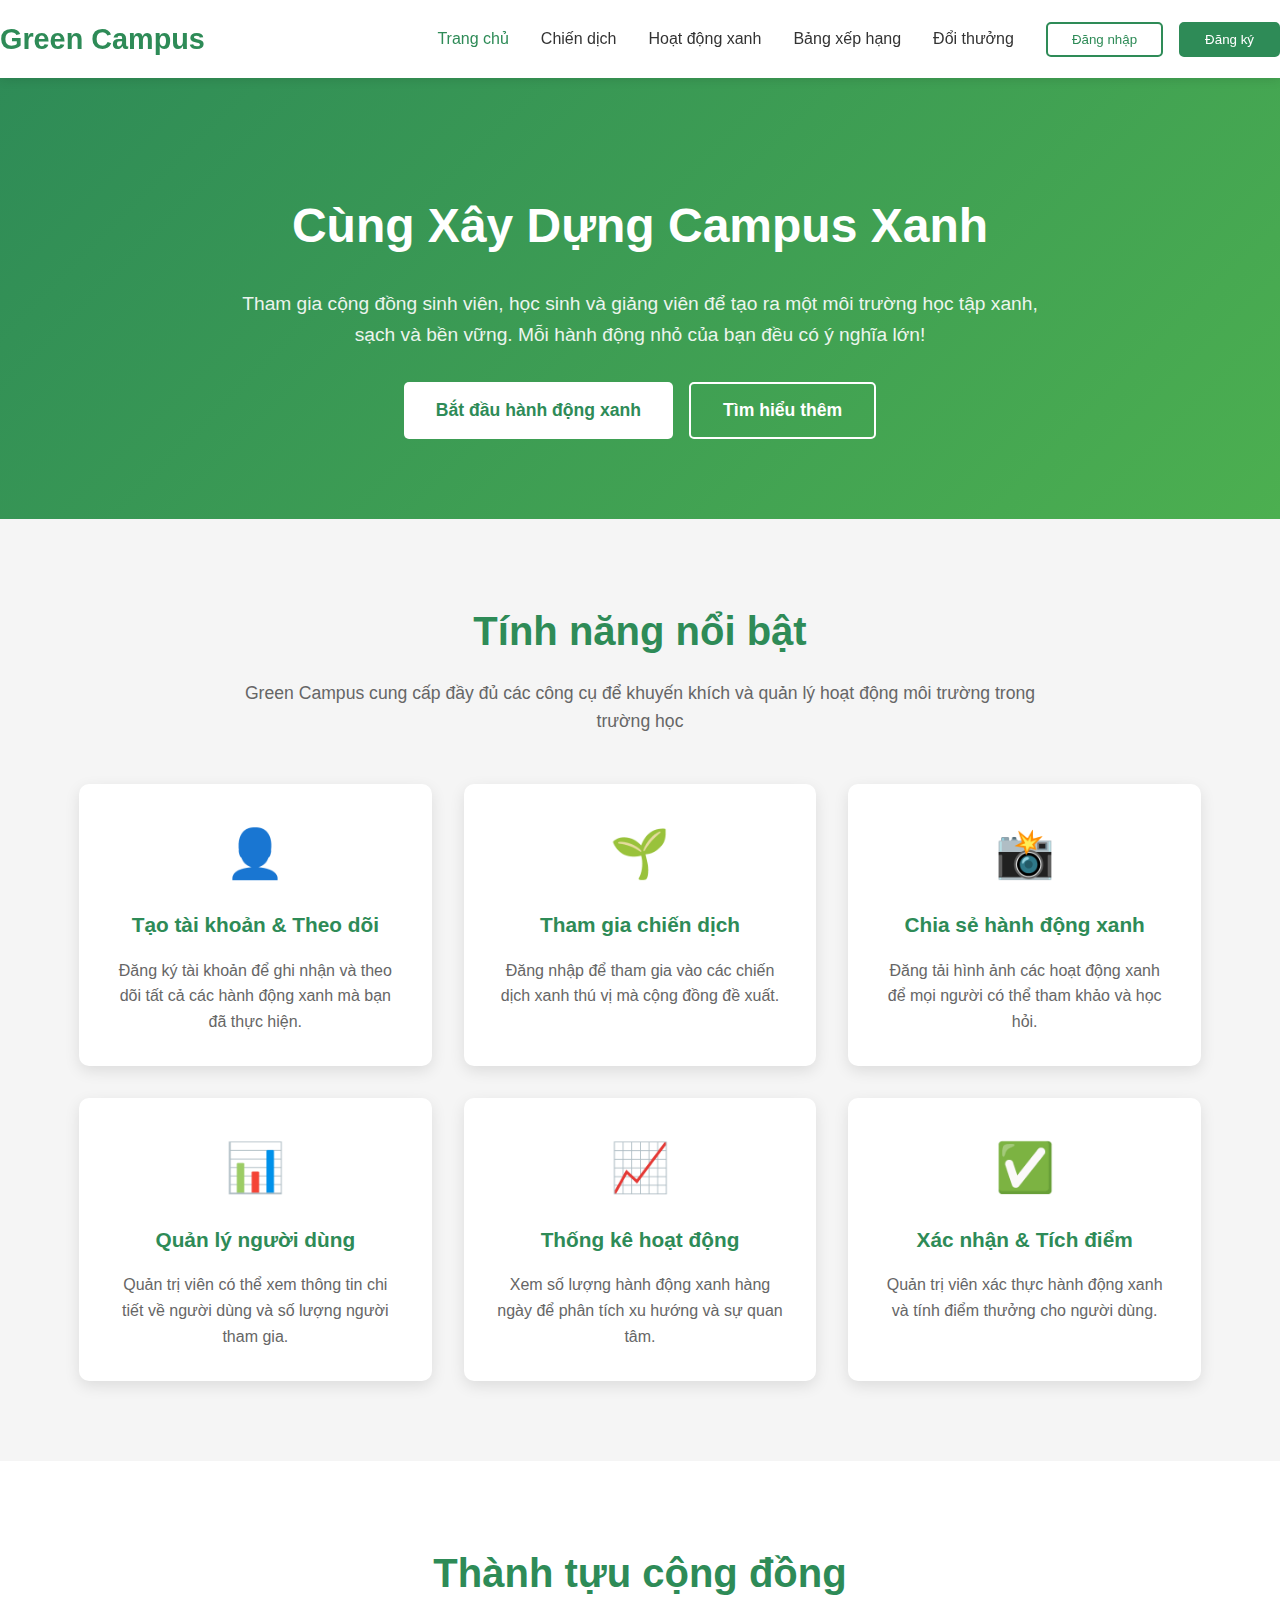
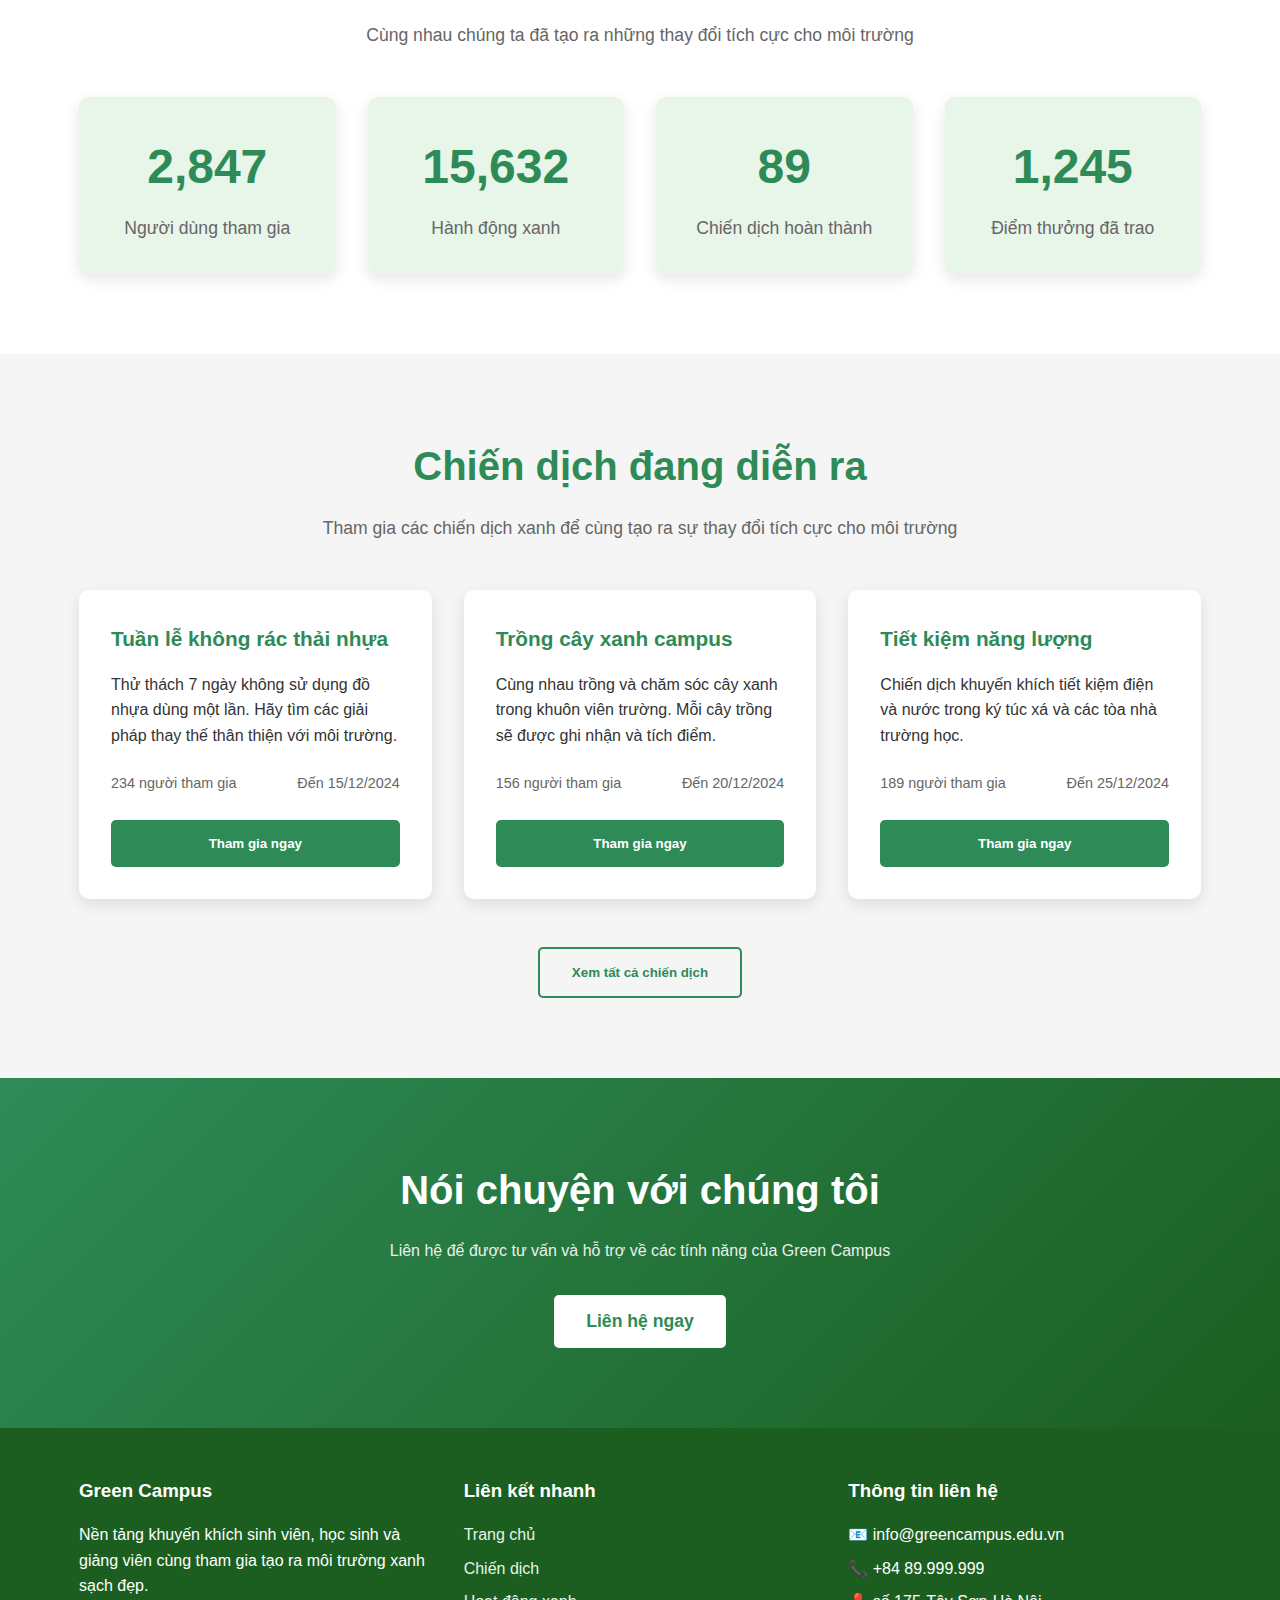
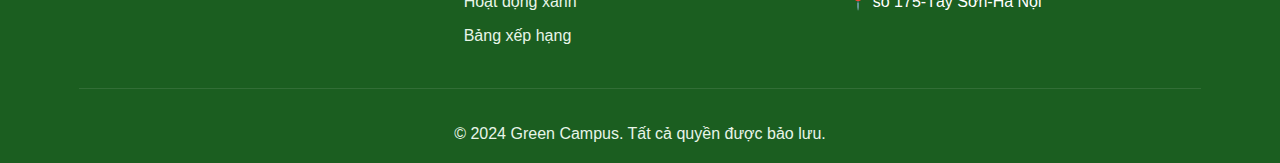
<file: Du_An_Nhom_Chinh_Thuc/index.html>
<!DOCTYPE html>
<html lang="vi">
<head>
    <meta charset="UTF-8">
    <meta name="viewport" content="width=device-width, initial-scale=1.0">
    <title>Green Campus - Xây dựng Campus Xanh</title>
    <link rel="stylesheet" href="style.css">
</head>
<body>
    <!-- Header -->
    <header>
        <nav class="navbar">
            <div class="nav-container">
                <div class="logo">Green Campus</div>
                <div class="nav-menu">
                    <a href="#home" class="nav-link active">Trang chủ</a>
                    <a href="#campaigns" class="nav-link">Chiến dịch</a>
                    <a href="#activities" class="nav-link">Hoạt động xanh</a>
                    <a href="#ranking" class="nav-link">Bảng xếp hạng</a>
                    <a href="#rewards" class="nav-link">Đổi thưởng</a>
                    <div class="auth-buttons">
                        <button class="login-btn">Đăng nhập</button>
                        <button class="register-btn">Đăng ký</button>
                    </div>
                </div>
            </div>
        </nav>
    </header>
    <!-- Popup Đăng nhập -->
    <div class="modal" id="loginModal">
    <div class="modal-content">
        <span class="close">&times;</span>
        <h2>Đăng nhập</h2>
        <form>
        <input type="email" placeholder="Email" required>
        <input type="password" placeholder="Mật khẩu" required>
        <button type="submit">Đăng nhập</button>
        </form>
    </div>
    </div>

    <!-- Popup Đăng ký -->
    <div class="modal" id="registerModal">
    <div class="modal-content">
        <span class="close">&times;</span>
        <h2>Đăng ký</h2>
        <form>
        <input type="text" placeholder="Tên" required>
        <input type="email" placeholder="Email" required>
        <input type="password" placeholder="Mật khẩu" required>
        <button type="submit">Đăng ký</button>
        </form>
    </div>
    </div>

    <!-- Hero Section -->
    <section id="home" class="hero">
        <div class="container">
            <div class="hero-content">
                <h1>Cùng Xây Dựng Campus Xanh</h1>
                <p>Tham gia cộng đồng sinh viên, học sinh và giảng viên để tạo ra một môi trường học tập xanh, sạch và bền vững. Mỗi hành động nhỏ của bạn đều có ý nghĩa lớn!</p>
                <div class="hero-buttons">
                    <button class="cta-btn">Bắt đầu hành động xanh</button>
                    <button class="secondary-btn">Tìm hiểu thêm</button>
                </div>
            </div>
        </div>
    </section>

    <!-- Features Section -->
    <section class="features">
        <div class="container">
            <h2>Tính năng nổi bật</h2>
            <p class="section-subtitle">Green Campus cung cấp đầy đủ các công cụ để khuyến khích và quản lý hoạt động môi trường trong trường học</p>
            
            <div class="features-grid">
                <div class="feature-card">
                    <div class="feature-icon">👤</div>
                    <h3>Tạo tài khoản & Theo dõi</h3>
                    <p>Đăng ký tài khoản để ghi nhận và theo dõi tất cả các hành động xanh mà bạn đã thực hiện.</p>
                </div>
                
                <div class="feature-card">
                    <div class="feature-icon">🌱</div>
                    <h3>Tham gia chiến dịch</h3>
                    <p>Đăng nhập để tham gia vào các chiến dịch xanh thú vị mà cộng đồng đề xuất.</p>
                </div>
                
                <div class="feature-card">
                    <div class="feature-icon">📸</div>
                    <h3>Chia sẻ hành động xanh</h3>
                    <p>Đăng tải hình ảnh các hoạt động xanh để mọi người có thể tham khảo và học hỏi.</p>
                </div>
                
                <div class="feature-card">
                    <div class="feature-icon">📊</div>
                    <h3>Quản lý người dùng</h3>
                    <p>Quản trị viên có thể xem thông tin chi tiết về người dùng và số lượng người tham gia.</p>
                </div>
                
                <div class="feature-card">
                    <div class="feature-icon">📈</div>
                    <h3>Thống kê hoạt động</h3>
                    <p>Xem số lượng hành động xanh hàng ngày để phân tích xu hướng và sự quan tâm.</p>
                </div>
                
                <div class="feature-card">
                    <div class="feature-icon">✅</div>
                    <h3>Xác nhận & Tích điểm</h3>
                    <p>Quản trị viên xác thực hành động xanh và tính điểm thưởng cho người dùng.</p>
                </div>
            </div>
        </div>
    </section>

    <!-- Stats Section -->
    <section class="stats">
        <div class="container">
            <h2>Thành tựu cộng đồng</h2>
            <p class="section-subtitle">Cùng nhau chúng ta đã tạo ra những thay đổi tích cực cho môi trường</p>
            
            <div class="stats-grid">
                <div class="stat-card">
                    <div class="stat-number">2,847</div>
                    <div class="stat-label">Người dùng tham gia</div>
                </div>
                <div class="stat-card">
                    <div class="stat-number">15,632</div>
                    <div class="stat-label">Hành động xanh</div>
                </div>
                <div class="stat-card">
                    <div class="stat-number">89</div>
                    <div class="stat-label">Chiến dịch hoàn thành</div>
                </div>
                <div class="stat-card">
                    <div class="stat-number">1,245</div>
                    <div class="stat-label">Điểm thưởng đã trao</div>
                </div>
            </div>
        </div>
    </section>

    <!-- Campaigns Section -->
    <section id="campaigns" class="campaigns">
        <div class="container">
            <h2>Chiến dịch đang diễn ra</h2>
            <p class="section-subtitle">Tham gia các chiến dịch xanh để cùng tạo ra sự thay đổi tích cực cho môi trường</p>
            
            <div class="campaigns-grid">
                <div class="campaign-card">
                    <h3>Tuần lễ không rác thải nhựa</h3>
                    <p>Thử thách 7 ngày không sử dụng đồ nhựa dùng một lần. Hãy tìm các giải pháp thay thế thân thiện với môi trường.</p>
                    <div class="campaign-info">
                        <span>234 người tham gia</span>
                        <span>Đến 15/12/2024</span>
                    </div>
                    <button class="campaign-btn">Tham gia ngay</button>
                </div>
                
                <div class="campaign-card">
                    <h3>Trồng cây xanh campus</h3>
                    <p>Cùng nhau trồng và chăm sóc cây xanh trong khuôn viên trường. Mỗi cây trồng sẽ được ghi nhận và tích điểm.</p>
                    <div class="campaign-info">
                        <span>156 người tham gia</span>
                        <span>Đến 20/12/2024</span>
                    </div>
                    <button class="campaign-btn">Tham gia ngay</button>
                </div>
                
                <div class="campaign-card">
                    <h3>Tiết kiệm năng lượng</h3>
                    <p>Chiến dịch khuyến khích tiết kiệm điện và nước trong ký túc xá và các tòa nhà trường học.</p>
                    <div class="campaign-info">
                        <span>189 người tham gia</span>
                        <span>Đến 25/12/2024</span>
                    </div>
                    <button class="campaign-btn">Tham gia ngay</button>
                </div>
            </div>
            
            <div class="view-all">
                <button class="view-all-btn">Xem tất cả chiến dịch</button>
            </div>
        </div>
    </section>

    <!-- Contact Section -->
    <section class="contact">
        <div class="container">
            <div class="contact-content">
                <h2>Nói chuyện với chúng tôi</h2>
                <p>Liên hệ để được tư vấn và hỗ trợ về các tính năng của Green Campus</p>
                <button class="contact-btn">Liên hệ ngay</button>
            </div>
        </div>
    </section>

    <!-- Footer -->
    <footer>
        <div class="container">
            <div class="footer-content">
                <div class="footer-section">
                    <h3>Green Campus</h3>
                    <p>Nền tảng khuyến khích sinh viên, học sinh và giảng viên cùng tham gia tạo ra môi trường xanh sạch đẹp.</p>
                </div>
                
                <div class="footer-section">
                    <h3>Liên kết nhanh</h3>
                    <ul>
                        <li><a href="#home">Trang chủ</a></li>
                        <li><a href="#campaigns">Chiến dịch</a></li>
                        <li><a href="#activities">Hoạt động xanh</a></li>
                        <li><a href="#ranking">Bảng xếp hạng</a></li>
                    </ul>
                </div>
                
                <div class="footer-section">
                    <h3>Thông tin liên hệ</h3>
                    <div class="contact-details">
                        <p>📧 info@greencampus.edu.vn</p>
                        <p>📞 +84 89.999.999</p>
                        <p>📍 số 175-Tây Sơn-Hà Nội</p>
                    </div>
                </div>
            </div>
            
            <div class="footer-bottom">
                <p>&copy; 2024 Green Campus. Tất cả quyền được bảo lưu.</p>
            </div>
        </div>
    </footer>

    <script src="script.js"></script>
</body>
</html>
</file>
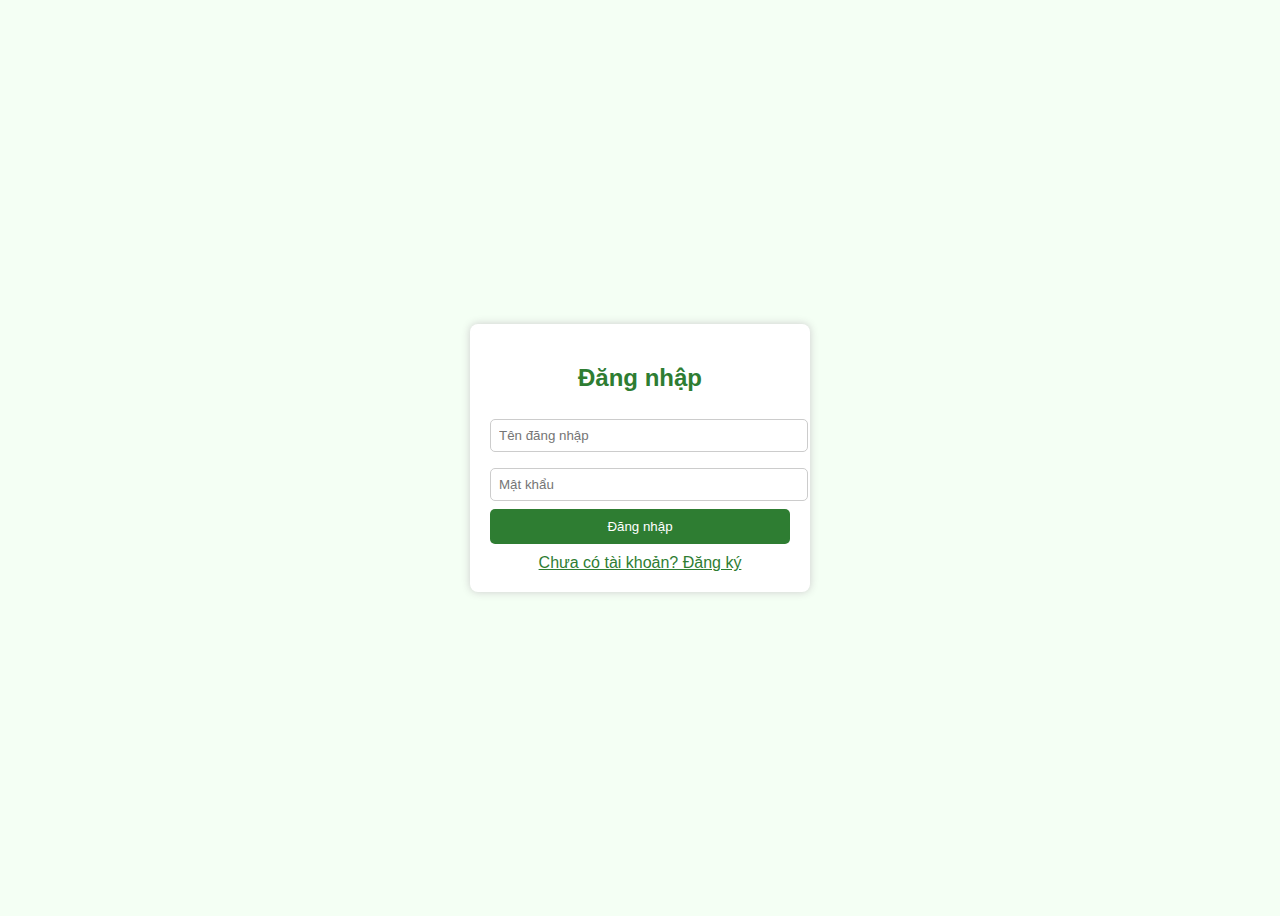
<file: login.html>
<!doctype html>
<html lang="vi">
<head>
<meta charset="utf-8">
<title>Đăng nhập</title>
<style>
  body {font-family:Arial; background:#f4fff4; display:flex; justify-content:center; align-items:center; height:100vh;}
  .box {background:white; padding:20px; border-radius:8px; box-shadow:0 0 8px #ccc; width:300px;}
  h2 {text-align:center; color:#2e7d32;}
  input {width:100%; padding:8px; margin:8px 0; border:1px solid #ccc; border-radius:5px;}
  button {width:100%; padding:10px; background:#2e7d32; color:white; border:none; border-radius:5px; cursor:pointer;}
  button:hover {background:#1b5e20;}
  a {display:block; text-align:center; margin-top:10px; color:#2e7d32;}
</style>
</head>
<body>
<div class="box">
  <h2>Đăng nhập</h2>
  <input id="user" placeholder="Tên đăng nhập">
  <input id="pass" type="password" placeholder="Mật khẩu">
  <button onclick="login()">Đăng nhập</button>
  <a href="register.html">Chưa có tài khoản? Đăng ký</a>
</div>

<script>
function login(){
  let u=document.getElementById("user").value;
  let p=document.getElementById("pass").value;
  let savedPass = localStorage.getItem("user_"+u);
  if(savedPass && savedPass===p){
    localStorage.setItem("currentUser",u);
    window.location.href = "Webmain.html";
  }else{
    alert("Sai tài khoản hoặc mật khẩu!");
  }
}
</script>
</body>
</html>
</file>
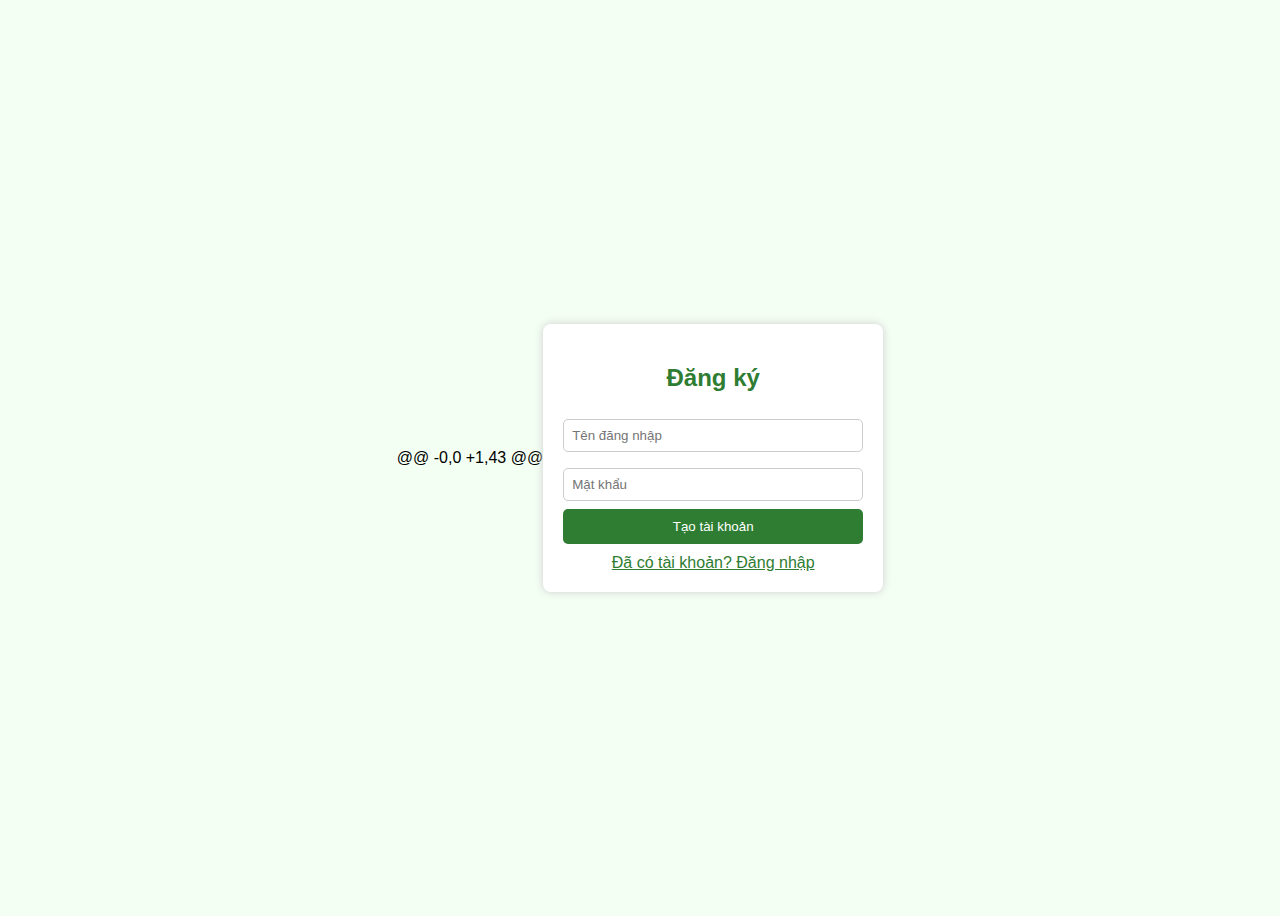
<file: Du_An_Nhom_Chinh_Thuc/register.html>
@@ -0,0 +1,43 @@
<!doctype html>
<html lang="vi">
<head>
<meta charset="utf-8">
<title>Đăng ký</title>
<style>
  body {font-family:Arial; background:#f4fff4; display:flex; justify-content:center; align-items:center; height:100vh;}
  .box {background:white; padding:20px; border-radius:8px; box-shadow:0 0 8px #ccc; width:300px;}
  h2 {text-align:center; color:#2e7d32;}
  input {width:100%; padding:8px; margin:8px 0; border:1px solid #ccc; border-radius:5px;}
  button {width:100%; padding:10px; background:#2e7d32; color:white; border:none; border-radius:5px; cursor:pointer;}
  button:hover {background:#1b5e20;}
  a {display:block; text-align:center; margin-top:10px; color:#2e7d32;}
</style>
</head>
<body>
<div class="box">
  <h2>Đăng ký</h2>
  <input id="user" placeholder="Tên đăng nhập">
  <input id="pass" type="password" placeholder="Mật khẩu">
  <button onclick="register()">Tạo tài khoản</button>
  <a href="login.html">Đã có tài khoản? Đăng nhập</a>
</div>

<script>
function register(){
  let u=document.getElementById("user").value;
  let p=document.getElementById("pass").value;
  if(u && p){
    if(localStorage.getItem("user_"+u)){
      alert("Tài khoản đã tồn tại!");
    }else{
      localStorage.setItem("user_"+u,p);
      alert("Đăng ký thành công, mời đăng nhập!");
      window.location.href="login.html";
    }
  }else{
    alert("Vui lòng nhập đủ thông tin!");
  }
}
</script>
</body>
</html>
</file>
<file: Du_An_Nhom_Chinh_Thuc/style.css>
:root {
    --primary: #2E8B57;
    --primary-dark: #1F6B47;
    --secondary: #4CAF50;
    --light: #E8F5E9;
    --dark: #1B5E20;
    --text: #333333;
    --text-light: #666666;
    --white: #FFFFFF;
    --gray: #F5F5F5;
}

* {
    margin: 0;
    padding: 0;
    box-sizing: border-box;
}

body {
    font-family: 'Segoe UI', Arial, sans-serif;
    line-height: 1.6;
    color: var(--text);
    background-color: var(--white);
}

.container {
    width: 90%;
    max-width: 1200px;
    margin: 0 auto;
    padding: 0 15px;
}

/* Header & Navigation */
.navbar {
    background: var(--white);
    box-shadow: 0 2px 10px rgba(0,0,0,0.1);
    position: fixed;
    width: 100%;
    top: 0;
    z-index: 1000;
}

.nav-container {
    display: flex;
    justify-content: space-between;
    align-items: center;
    padding: 1rem 0;
}

.logo {
    font-size: 1.8rem;
    font-weight: bold;
    color: var(--primary);
}

.nav-menu {
    display: flex;
    align-items: center;
    gap: 2rem;
}

.nav-link {
    text-decoration: none;
    color: var(--text);
    font-weight: 500;
    transition: color 0.3s;
}

.nav-link.active,
.nav-link:hover {
    color: var(--primary);
}

.auth-buttons {
    display: flex;
    gap: 1rem;
}

.login-btn,
.register-btn {
    padding: 0.5rem 1.5rem;
    border: 2px solid var(--primary);
    background: transparent;
    color: var(--primary);
    border-radius: 5px;
    cursor: pointer;
    font-weight: 500;
    transition: all 0.3s;
}

.register-btn {
    background: var(--primary);
    color: var(--white);
}

.login-btn:hover {
    background: var(--primary);
    color: var(--white);
}

.register-btn:hover {
    background: var(--primary-dark);
}

/* Hero Section */
.hero {
    background: linear-gradient(135deg, var(--primary) 0%, var(--secondary) 100%);
    color: var(--white);
    padding: 8rem 0 5rem;
    margin-top: 60px;
}

.hero-content {
    text-align: center;
    max-width: 800px;
    margin: 0 auto;
}

.hero h1 {
    font-size: 3rem;
    margin-bottom: 1.5rem;
    font-weight: 700;
}

.hero p {
    font-size: 1.2rem;
    margin-bottom: 2rem;
    opacity: 0.9;
}

.hero-buttons {
    display: flex;
    gap: 1rem;
    justify-content: center;
    flex-wrap: wrap;
}

.cta-btn,
.secondary-btn {
    padding: 1rem 2rem;
    border: none;
    border-radius: 5px;
    font-size: 1.1rem;
    font-weight: 600;
    cursor: pointer;
    transition: all 0.3s;
}

.cta-btn {
    background: var(--white);
    color: var(--primary);
}

.secondary-btn {
    background: transparent;
    color: var(--white);
    border: 2px solid var(--white);
}

.cta-btn:hover {
    transform: translateY(-2px);
    box-shadow: 0 5px 15px rgba(0,0,0,0.2);
}

.secondary-btn:hover {
    background: var(--white);
    color: var(--primary);
}

/* Sections Common Styles */
section {
    padding: 5rem 0;
}

h2 {
    text-align: center;
    font-size: 2.5rem;
    margin-bottom: 1rem;
    color: var(--primary);
}

.section-subtitle {
    text-align: center;
    font-size: 1.1rem;
    color: var(--text-light);
    max-width: 800px;
    margin: 0 auto 3rem;
}

/* Features Section */
.features {
    background: var(--gray);
}

.features-grid {
    display: grid;
    grid-template-columns: repeat(auto-fit, minmax(350px, 1fr));
    gap: 2rem;
}

.feature-card {
    background: var(--white);
    padding: 2rem;
    border-radius: 10px;
    text-align: center;
    box-shadow: 0 5px 15px rgba(0,0,0,0.1);
    transition: transform 0.3s;
}

.feature-card:hover {
    transform: translateY(-5px);
}

.feature-icon {
    font-size: 3rem;
    margin-bottom: 1rem;
}

.feature-card h3 {
    color: var(--primary);
    margin-bottom: 1rem;
    font-size: 1.3rem;
}

.feature-card p {
    color: var(--text-light);
    line-height: 1.6;
}

/* Stats Section */
.stats {
    background: var(--white);
}

.stats-grid {
    display: grid;
    grid-template-columns: repeat(auto-fit, minmax(200px, 1fr));
    gap: 2rem;
}

.stat-card {
    background: var(--light);
    padding: 2rem;
    border-radius: 10px;
    text-align: center;
    box-shadow: 0 5px 15px rgba(0,0,0,0.1);
}

.stat-number {
    font-size: 3rem;
    font-weight: bold;
    color: var(--primary);
    margin-bottom: 0.5rem;
}

.stat-label {
    color: var(--text-light);
    font-size: 1.1rem;
}

/* Campaigns Section */
.campaigns {
    background: var(--gray);
}

.campaigns-grid {
    display: grid;
    grid-template-columns: repeat(auto-fit, minmax(350px, 1fr));
    gap: 2rem;
    margin-bottom: 3rem;
}

.campaign-card {
    background: var(--white);
    padding: 2rem;
    border-radius: 10px;
    box-shadow: 0 5px 15px rgba(0,0,0,0.1);
}

.campaign-card h3 {
    color: var(--primary);
    margin-bottom: 1rem;
    font-size: 1.3rem;
}

.campaign-info {
    display: flex;
    justify-content: space-between;
    margin: 1.5rem 0;
    color: var(--text-light);
    font-size: 0.9rem;
}

.campaign-btn {
    width: 100%;
    padding: 1rem;
    background: var(--primary);
    color: var(--white);
    border: none;
    border-radius: 5px;
    cursor: pointer;
    font-weight: 600;
    transition: background 0.3s;
}

.campaign-btn:hover {
    background: var(--primary-dark);
}

.view-all {
    text-align: center;
}

.view-all-btn {
    padding: 1rem 2rem;
    background: transparent;
    color: var(--primary);
    border: 2px solid var(--primary);
    border-radius: 5px;
    cursor: pointer;
    font-weight: 600;
    transition: all 0.3s;
}

.view-all-btn:hover {
    background: var(--primary);
    color: var(--white);
}

/* Contact Section */
.contact {
    background: linear-gradient(135deg, var(--primary) 0%, var(--dark) 100%);
    color: var(--white);
    text-align: center;
}

.contact-content h2 {
    color: var(--white);
    margin-bottom: 1rem;
}

.contact-content p {
    margin-bottom: 2rem;
    opacity: 0.9;
}

.contact-btn {
    padding: 1rem 2rem;
    background: var(--white);
    color: var(--primary);
    border: none;
    border-radius: 5px;
    font-size: 1.1rem;
    font-weight: 600;
    cursor: pointer;
    transition: all 0.3s;
}

.contact-btn:hover {
    transform: translateY(-2px);
    box-shadow: 0 5px 15px rgba(0,0,0,0.2);
}

/* Footer */
footer {
    background: var(--dark);
    color: var(--white);
    padding: 3rem 0 1rem;
}

.footer-content {
    display: grid;
    grid-template-columns: repeat(auto-fit, minmax(250px, 1fr));
    gap: 2rem;
    margin-bottom: 2rem;
}

.footer-section h3 {
    margin-bottom: 1rem;
    color: var(--white);
}

.footer-section ul {
    list-style: none;
}

.footer-section ul li {
    margin-bottom: 0.5rem;
}

.footer-section ul li a {
    color: var(--light);
    text-decoration: none;
    transition: color 0.3s;
}

.footer-section ul li a:hover {
    color: var(--white);
}

.contact-details p {
    margin-bottom: 0.5rem;
    display: flex;
    align-items: center;
    gap: 0.5rem;
}

.footer-bottom {
    text-align: center;
    padding-top: 2rem;
    border-top: 1px solid rgba(255,255,255,0.1);
    color: var(--light);
}

/* Responsive Design */
@media (max-width: 768px) {
    .nav-container {
        flex-direction: column;
        gap: 1rem;
    }
    
    .nav-menu {
        flex-direction: column;
        gap: 1rem;
    }
    
    .hero {
        padding: 6rem 0 3rem;
        margin-top: 120px;
    }
    
    .hero h1 {
        font-size: 2rem;
    }
    
    h2 {
        font-size: 2rem;
    }
    
    section {
        padding: 3rem 0;
    }
    
    .hero-buttons {
        flex-direction: column;
        align-items: center;
    }
    
    .cta-btn,
    .secondary-btn {
        width: 100%;
        max-width: 300px;
    }
    
    .features-grid {
        grid-template-columns: 1fr;
    }
    
    .stats-grid {
        grid-template-columns: repeat(2, 1fr);
    }
    
    .campaigns-grid {
        grid-template-columns: 1fr;
    }
}
/* Modal chung */
.modal {
  display: none; /* Ẩn mặc định */
  position: fixed;
  z-index: 9999; /* nằm trên tất cả */
  left: 0;
  top: 0;
  width: 100%;
  height: 100%;
  overflow: auto; /* scroll nếu nội dung dài */
  background-color: rgba(0,0,0,0.5);
}

/* Hộp nội dung bên trong modal */
.modal-content {
  background-color: var(--white);
  margin: 10% auto;
  padding: 20px;
  border-radius: 10px;
  width: 90%;
  max-width: 400px;
  box-shadow: 0 5px 15px rgba(0,0,0,0.2);
  animation: fadeIn 0.3s ease;
}

.modal-content h2 {
  color: var(--primary);
  margin-bottom: 1rem;
  text-align: center;
}

.modal-content form {
  display: flex;
  flex-direction: column;
  gap: 1rem;
}

.modal-content input {
  padding: 0.8rem;
  border: 1px solid #ccc;
  border-radius: 5px;
}

.modal-content button {
  padding: 0.8rem;
  background-color: var(--primary);
  color: var(--white);
  border: none;
  border-radius: 5px;
  cursor: pointer;
  font-weight: 600;
}

.modal-content button:hover {
  background-color: var(--primary-dark);
}

.close {
  float: right;
  font-size: 1.5rem;
  font-weight: bold;
  cursor: pointer;
  color: var(--text-light);
}

.close:hover {
  color: var(--primary);
}

@keyframes fadeIn {
  from {opacity: 0; transform: translateY(-20px);}
  to {opacity: 1; transform: translateY(0);}
}
</file>
